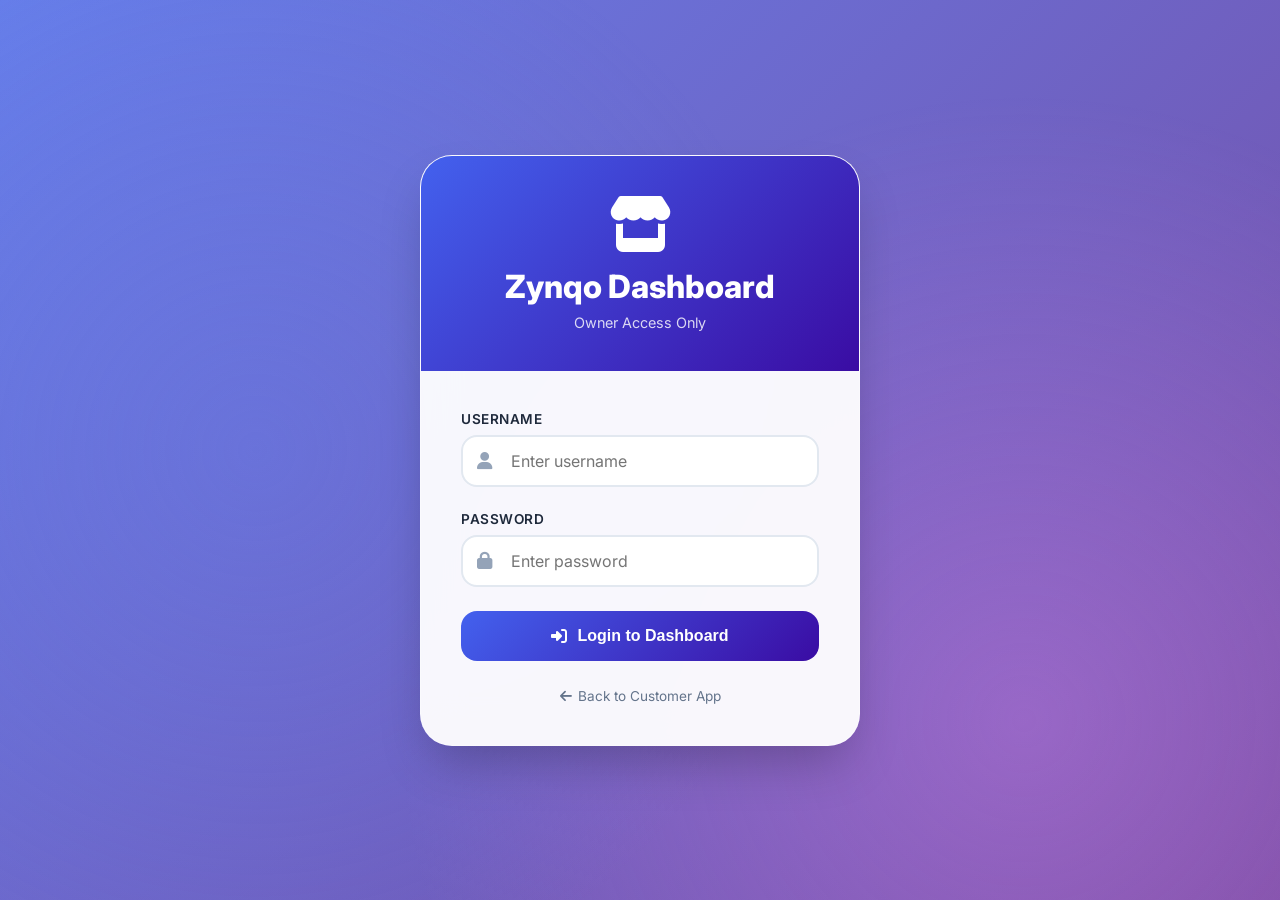
<file: templates/owner_login.html>
<!DOCTYPE html>
<html lang="en">
<head>
    <meta charset="UTF-8">
    <meta name="viewport" content="width=device-width, initial-scale=1.0, viewport-fit=cover">
    <title>Owner Login - Zynqo Dashboard</title>
    <link rel="stylesheet" href="https://cdnjs.cloudflare.com/ajax/libs/font-awesome/6.4.0/css/all.min.css">
    <link href="https://fonts.googleapis.com/css2?family=Inter:opsz,wght@14..32,300;14..32,400;14..32,500;14..32,600;14..32,700;14..32,800&display=swap" rel="stylesheet">
    <style>
        * {
            margin: 0;
            padding: 0;
            box-sizing: border-box;
        }

        body {
            font-family: 'Inter', -apple-system, BlinkMacSystemFont, sans-serif;
            background: linear-gradient(135deg, #667eea 0%, #764ba2 100%);
            min-height: 100vh;
            display: flex;
            align-items: center;
            justify-content: center;
            padding: 20px;
            position: relative;
            overflow-x: hidden;
        }

        .bg-animation {
            position: fixed;
            top: 0;
            left: 0;
            width: 100%;
            height: 100%;
            background: radial-gradient(circle at 20% 50%, rgba(102, 126, 234, 0.3) 0%, transparent 50%),
                        radial-gradient(circle at 80% 80%, rgba(240, 147, 251, 0.3) 0%, transparent 50%);
            pointer-events: none;
            animation: bgPulse 4s ease-in-out infinite;
        }

        @keyframes bgPulse {
            0%, 100% { opacity: 0.5; }
            50% { opacity: 1; }
        }

        .login-container {
            background: rgba(255, 255, 255, 0.95);
            backdrop-filter: blur(20px);
            border-radius: 32px;
            box-shadow: 0 25px 50px -12px rgba(0, 0, 0, 0.25);
            width: 100%;
            max-width: 440px;
            overflow: hidden;
            animation: slideUp 0.6s cubic-bezier(0.4, 0, 0.2, 1);
            border: 1px solid rgba(255, 255, 255, 0.3);
        }

        @keyframes slideUp {
            from {
                opacity: 0;
                transform: translateY(30px);
            }
            to {
                opacity: 1;
                transform: translateY(0);
            }
        }

        .login-header {
            background: linear-gradient(135deg, #4361ee, #3a0ca3);
            padding: 40px;
            text-align: center;
            position: relative;
        }

        .login-header i {
            font-size: 3.5rem;
            margin-bottom: 15px;
            color: white;
            animation: pulse 2s infinite;
        }

        @keyframes pulse {
            0%, 100% { transform: scale(1); }
            50% { transform: scale(1.05); }
        }

        .login-header h1 {
            font-size: 2rem;
            font-weight: 800;
            color: white;
            margin-bottom: 8px;
        }

        .login-header p {
            opacity: 0.9;
            font-size: 0.9rem;
            color: rgba(255, 255, 255, 0.9);
        }

        .login-body {
            padding: 40px;
        }

        .form-group {
            margin-bottom: 24px;
        }

        .form-group label {
            display: block;
            margin-bottom: 8px;
            color: #1e293b;
            font-weight: 600;
            font-size: 0.85rem;
            text-transform: uppercase;
            letter-spacing: 0.5px;
        }

        .input-group {
            position: relative;
        }

        .input-group i {
            position: absolute;
            left: 16px;
            top: 50%;
            transform: translateY(-50%);
            color: #94a3b8;
            font-size: 1.1rem;
        }

        .form-control {
            width: 100%;
            padding: 14px 16px 14px 48px;
            border: 2px solid #e2e8f0;
            border-radius: 16px;
            font-size: 1rem;
            font-family: 'Inter', sans-serif;
            transition: all 0.3s ease;
            background: white;
        }

        .form-control:focus {
            outline: none;
            border-color: #4361ee;
            box-shadow: 0 0 0 4px rgba(67, 97, 238, 0.1);
        }

        .btn-login {
            width: 100%;
            background: linear-gradient(135deg, #4361ee, #3a0ca3);
            color: white;
            border: none;
            padding: 16px;
            border-radius: 16px;
            font-size: 1rem;
            font-weight: 700;
            cursor: pointer;
            transition: all 0.3s ease;
            display: flex;
            align-items: center;
            justify-content: center;
            gap: 10px;
        }

        .btn-login:hover {
            transform: translateY(-2px);
            box-shadow: 0 10px 25px -5px rgba(67, 97, 238, 0.4);
        }

        .btn-login:active {
            transform: translateY(0);
        }

        .error-message {
            background: #fef2f2;
            color: #dc2626;
            padding: 12px;
            border-radius: 12px;
            margin-bottom: 24px;
            text-align: center;
            font-size: 0.85rem;
            display: none;
            border-left: 4px solid #dc2626;
        }

        .error-message.show {
            display: block;
            animation: shake 0.5s ease;
        }

        @keyframes shake {
            0%, 100% { transform: translateX(0); }
            25% { transform: translateX(-5px); }
            75% { transform: translateX(5px); }
        }

        .back-link {
            text-align: center;
            margin-top: 24px;
        }

        .back-link a {
            color: #64748b;
            text-decoration: none;
            font-size: 0.85rem;
            transition: color 0.3s ease;
            display: inline-flex;
            align-items: center;
            gap: 6px;
        }

        .back-link a:hover {
            color: #4361ee;
        }

        @media (max-width: 480px) {
            .login-container {
                max-width: 95%;
            }
            
            .login-header {
                padding: 30px;
            }
            
            .login-body {
                padding: 30px;
            }
        }
    </style>
</head>
<body>
    <div class="bg-animation"></div>
    <div class="login-container">
        <div class="login-header">
            <i class="fas fa-store"></i>
            <h1>Zynqo Dashboard</h1>
            <p>Owner Access Only</p>
        </div>
        <div class="login-body">
            <div id="errorMessage" class="error-message">
                <i class="fas fa-exclamation-circle"></i> Invalid username or password
            </div>
            <form id="loginForm">
                <div class="form-group">
                    <label>Username</label>
                    <div class="input-group">
                        <i class="fas fa-user"></i>
                        <input type="text" id="username" class="form-control" placeholder="Enter username" required>
                    </div>
                </div>
                <div class="form-group">
                    <label>Password</label>
                    <div class="input-group">
                        <i class="fas fa-lock"></i>
                        <input type="password" id="password" class="form-control" placeholder="Enter password" required>
                    </div>
                </div>
                <button type="submit" class="btn-login">
                    <i class="fas fa-sign-in-alt"></i> Login to Dashboard
                </button>
            </form>
            <div class="back-link">
                <a href="/">
                    <i class="fas fa-arrow-left"></i> Back to Customer App
                </a>
            </div>
        </div>
    </div>

    <script>
        document.getElementById('loginForm').addEventListener('submit', async (e) => {
            e.preventDefault();
            
            const username = document.getElementById('username').value;
            const password = document.getElementById('password').value;
            const errorDiv = document.getElementById('errorMessage');
            
            try {
                const response = await fetch('/api/owner/auth', {
                    method: 'POST',
                    headers: {
                        'Content-Type': 'application/json'
                    },
                    body: JSON.stringify({ username, password })
                });
                
                const data = await response.json();
                
                if (data.success) {
                    window.location.href = data.redirect;
                } else {
                    errorDiv.classList.add('show');
                    setTimeout(() => {
                        errorDiv.classList.remove('show');
                    }, 3000);
                }
            } catch (error) {
                errorDiv.classList.add('show');
                setTimeout(() => {
                    errorDiv.classList.remove('show');
                }, 3000);
            }
        });
    </script>
</body>
</html>
</file>
